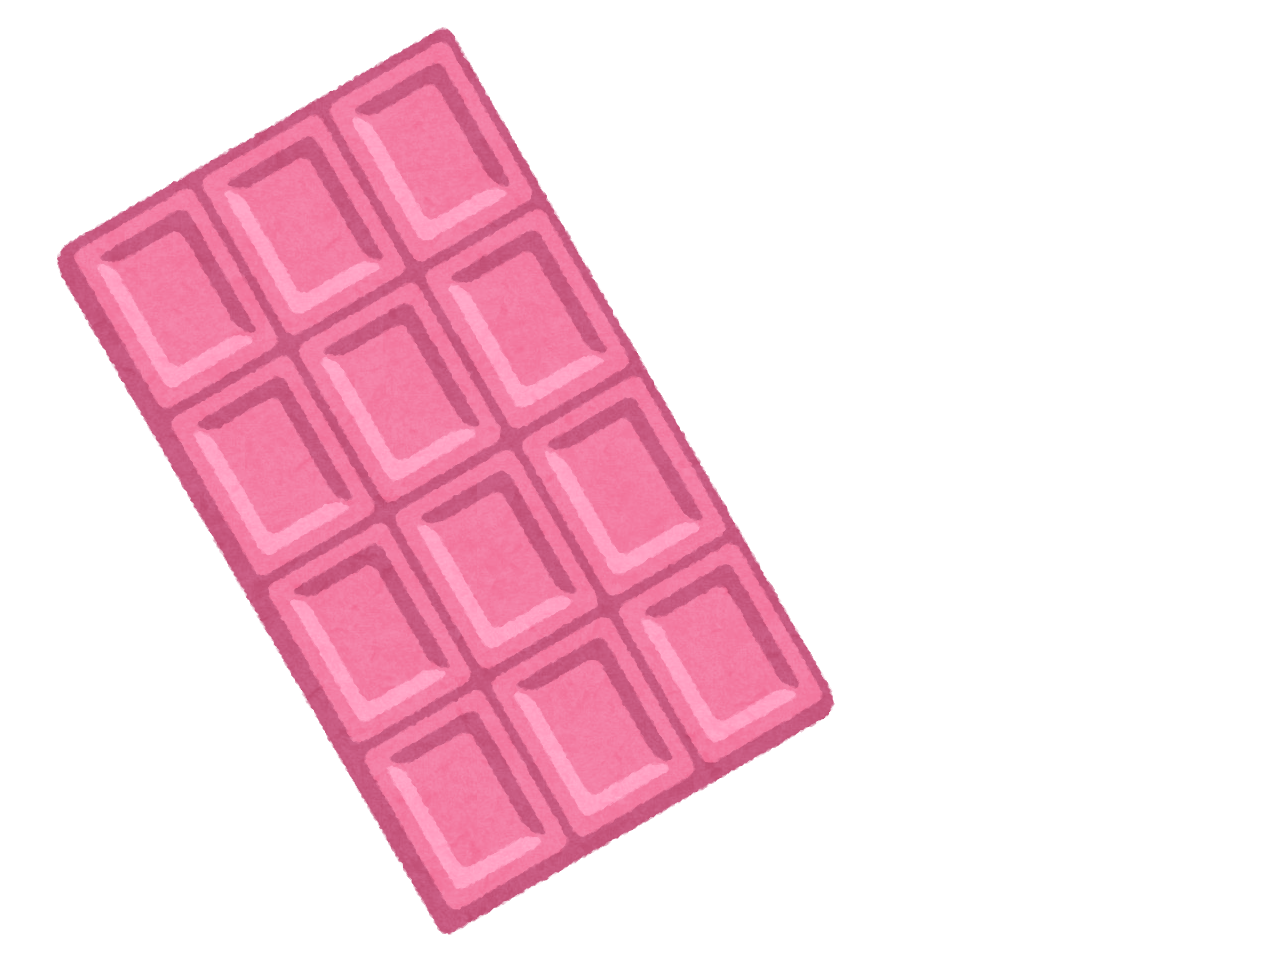
<file: 3-2/index.html>
<!DOCTYPE html>
<html lang="ja">
<head>
  <meta charset="UTF-8">
  <meta name="viewport" content="width=device-width, initial-scale=1.0">
  <title>Document</title>
</head>
<body>
  <a href="https://www.google.com/" target="_blank"><img src="./images/sweets_ruby_chocolate.png" alt=""></a>
</body>
</html>
</file>
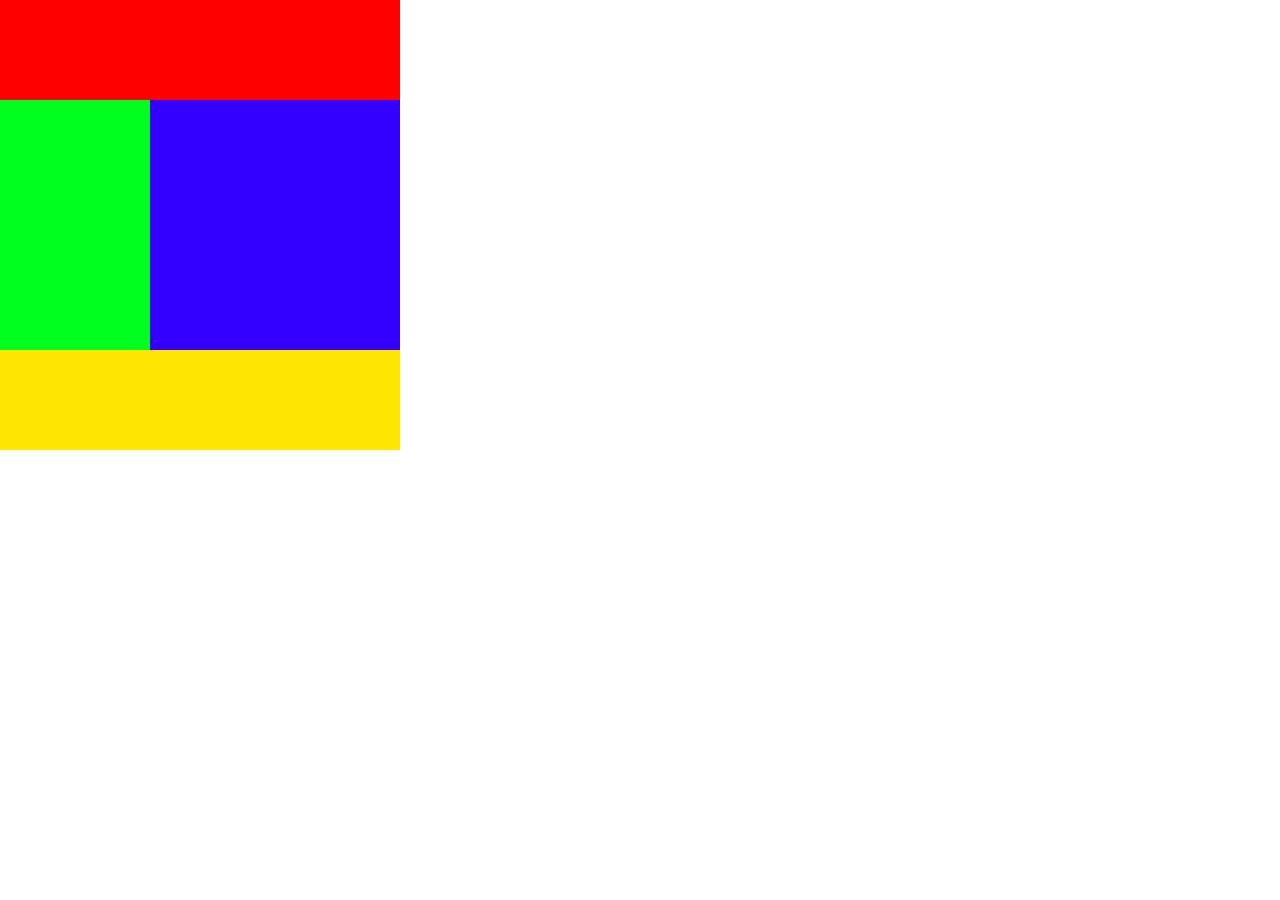
<file: 3-3/index.html>
<!DOCTYPE html>
<html lang="ja">
<head>
  <meta charset="UTF-8">
  <meta name="viewport" content="width=device-width, initial-scale=1.0">
  <title>Document</title>
  <link rel="stylesheet" href="css/reset.css">
  <link rel="stylesheet" href="css/style.css">
</head>
<body>
  <div class="red"></div>
  <div class="clearfix">
    <div class="green"></div>
    <div class="blue"></div>
  </div>
  <div class="yellow"></div>
</body>
</html>
</file>
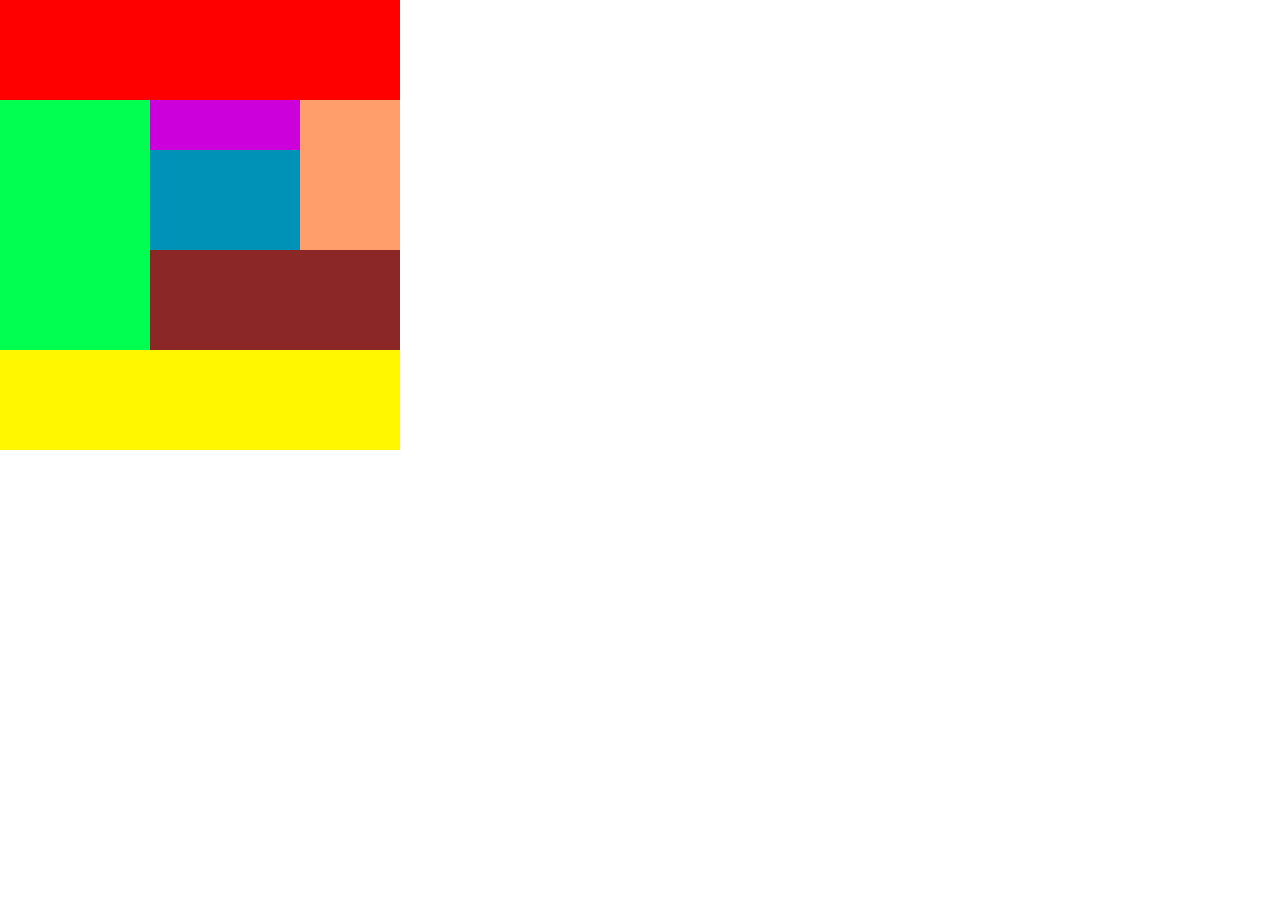
<file: 3-4_DivPuzzle_Intermediate/index.html>
<!DOCTYPE html>
<html lang="ja">
<head>
  <meta charset="UTF-8">
  <meta name="viewport" content="width=device-width, initial-scale=1.0">
  <title>Document</title>
  <link rel="stylesheet" href="css/reset.css">
  <link rel="stylesheet" href="css/style.css">
</head>
<body>
  <div class="red"></div>
  <div class="clearfix">
    <div class="orange">
      <div class="green"></div>
      <div class="pink"></div>
      <div class="blue"></div>
      <div class="brown"></div>
    </div>
  </div>
  <div class="yellow"></div>
</body>
</html>
</file>
<file: 3-3/css/style.css>
.clearfix::after {
  content: "";
  display: block;
  clear: both;
}

.red{
  width: 400px;
  height: 100px;
  background: #ff0000;
}

.green{
  width: 150px;
  height: 250px;
  background: #00ff1e;
  float: left;
}

.blue{
  width: 250px;
  height: 250px;
  background: #3300ff;
  float: left;
}

.yellow{
  width: 400px;
  height: 100px;
  background: #ffe600;
}
</file>
<file: 3-4_DivPuzzle_Intermediate/css/style.css>
.clearfix::after {
  content: "";
  display: block;
  clear: both;
}

.red{
  width: 400px;
  height: 100px;
  background: #ff0000;
}

.green{
  width: 150px;
  height: 250px;
  background: #00ff51;
  float: left;
}

.pink{
  width: 300px;
  height: 50px;
  background: #cc00db;
}

.blue{
  width: 300px;
  height: 100px;
  background: #0093b7;
}

.orange{
  width: 400px;
  height: 150px;
  background: #ff9e6b;
}

.brown{
  width: 250px;
  height: 100px;
  background: #8c2727;
  float: left;
}

.yellow{
  width: 400px;
  height: 100px;
  background: #fff700;
}
</file>
